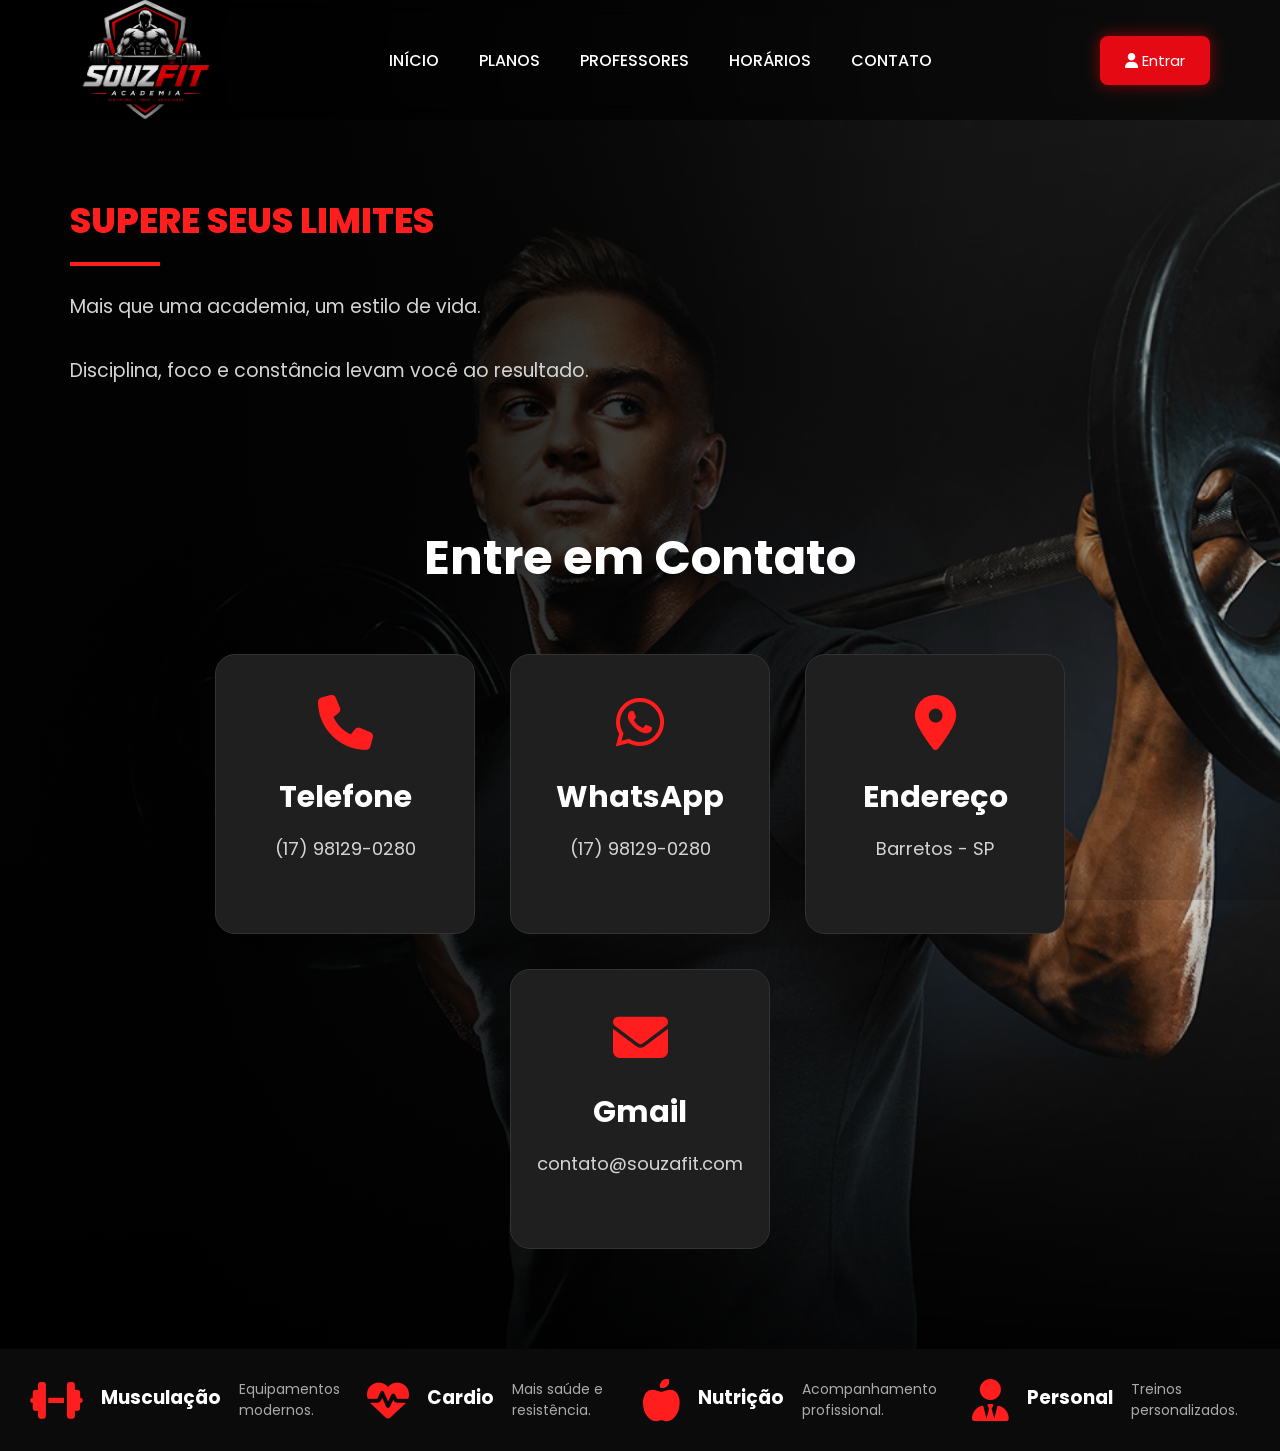
<file: Academia.souzfit/contato.html>
<!DOCTYPE html>
<html lang="pt-br">
  <head>
    <meta charset="UTF-8" />

    <meta name="viewport" content="width=device-width, initial-scale=1.0" />

    <title>SouzFit Academia</title>

    <link rel="stylesheet" href="Cores.css" />

    <link
      href="https://fonts.googleapis.com/css2?family=Poppins:wght@300;400;600;700;800&display=swap"
      rel="stylesheet"
    />

    <link
      rel="stylesheet"
      href="https://cdnjs.cloudflare.com/ajax/libs/font-awesome/6.6.0/css/all.min.css"
    />
  </head>

  <body>
    <div class="overlay"></div>

    <header class="cabecalho">
      <img src="logo.png" class="logo" />

      <nav>
        <a href="index.html">INÍCIO</a>

        <a href="planos.html">PLANOS</a>

        <a href="professores.html">PROFESSORES</a>

        <a href="horarios.html">HORÁRIOS</a>

        <a href="contato.html">CONTATO</a>
      </nav>

      <button class="btnTopo">
        <i class="fa-solid fa-user"></i>

        Entrar
      </button>
    </header>

    <section class="conteudo" id="inicio">
      <div class="texto">
        <h1>SUPERE SEUS LIMITES</h1>

        <div class="linha"></div>

        <p>
          Mais que uma academia, um estilo de vida.
          <br /><br />
          Disciplina, foco e constância levam você ao resultado.
        </p>

    </div>
    </section>

       <!-- ===========================
     CONTATO
=========================== -->

<section id="contato" class="secao">

  <h1>Entre em Contato</h1>

  <div class="cards-contato">

      <div class="card-contato">
          <i class="fa-solid fa-phone"></i>
          <h2>Telefone</h2>
          <p>(17) 98129-0280</p>
      </div>

      <div class="card-contato">
          <i class="fa-brands fa-whatsapp"></i>
          <h2>WhatsApp</h2>
          <p>(17) 98129-0280</p>
      </div>

      <div class="card-contato">
          <i class="fa-solid fa-location-dot"></i>
          <h2>Endereço</h2>
          <p>Barretos - SP</p>
      </div>

      <div class="card-contato">
          <i class="fa-solid fa-envelope"></i>
          <h2>Gmail</h2>
          <p>contato@souzafit.com</p>
      </div>

  </div>

</section>

          <!-- ===========================
     RODAPÉ
=========================== -->
        </div>
      </div>
    </section>
    <footer>
      <div class="item">
        <i class="fa-solid fa-dumbbell"></i>

        <h3>Musculação</h3>

        <p>Equipamentos modernos.</p>
      </div>

      <div class="item">
        <i class="fa-solid fa-heart-pulse"></i>

        <h3>Cardio</h3>

        <p>Mais saúde e resistência.</p>
      </div>

      <div class="item">
        <i class="fa-solid fa-apple-whole"></i>

        <h3>Nutrição</h3>

        <p>Acompanhamento profissional.</p>
      </div>

      <div class="item">
        <i class="fa-solid fa-user-tie"></i>

        <h3>Personal</h3>

        <p>Treinos personalizados.</p>
      </div>
    </footer>
  </body>
</html>
</file>
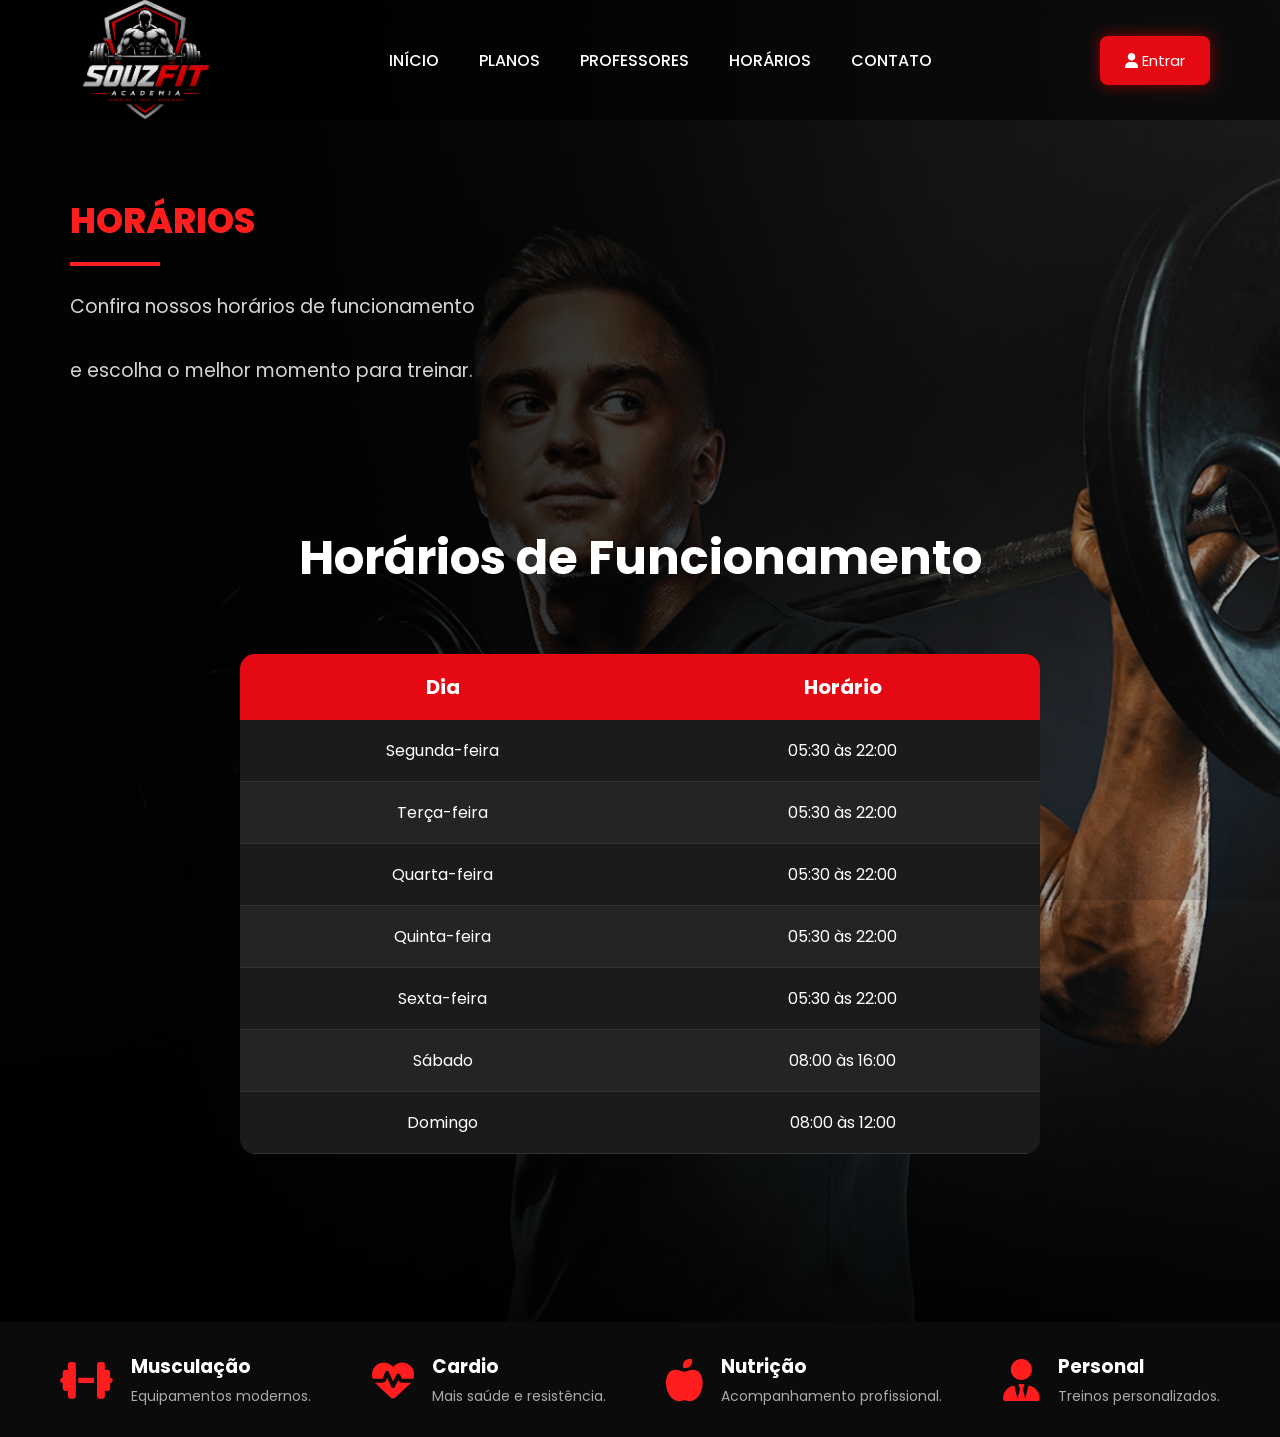
<file: Academia.souzfit/horarios.html>
<!DOCTYPE html>
<html lang="pt-br">

<head>

<meta charset="UTF-8">
<meta name="viewport" content="width=device-width, initial-scale=1.0">

<title>SouzFit Academia</title>

<link rel="stylesheet" href="Cores.css">

<link href="https://fonts.googleapis.com/css2?family=Poppins:wght@300;400;600;700;800&display=swap" rel="stylesheet">

<link rel="stylesheet"
href="https://cdnjs.cloudflare.com/ajax/libs/font-awesome/6.6.0/css/all.min.css">

</head>

<body>

<div class="overlay"></div>

<header class="cabecalho">

    <img src="logo.png" class="logo">

    <nav>
        <a href="index.html">INÍCIO</a>
        <a href="planos.html">PLANOS</a>
        <a href="professores.html">PROFESSORES</a>
        <a href="horarios.html">HORÁRIOS</a>
        <a href="contato.html">CONTATO</a>
    </nav>

    <button class="btnTopo">
        <i class="fa-solid fa-user"></i>
        Entrar
    </button>

</header>

<section class="conteudo">

    <div class="texto">

        <h1>HORÁRIOS</h1>

        <div class="linha"></div>

        <p>
            Confira nossos horários de funcionamento 
            <br><br>
            e escolha o melhor momento para treinar.
        </p>

    </div>

</section>

<!-- HORÁRIOS -->

<section id="horarios" class="secao">

  <h1>Horários de Funcionamento</h1>

  <table class="tabela">

      <thead>
          <tr>
              <th>Dia</th>
              <th>Horário</th>
          </tr>
      </thead>

      <tbody>
          <tr>
              <td>Segunda-feira</td>
              <td>05:30 às 22:00</td>
          </tr>

          <tr>
              <td>Terça-feira</td>
              <td>05:30 às 22:00</td>
          </tr>

          <tr>
              <td>Quarta-feira</td>
              <td>05:30 às 22:00</td>
          </tr>

          <tr>
              <td>Quinta-feira</td>
              <td>05:30 às 22:00</td>
          </tr>

          <tr>
              <td>Sexta-feira</td>
              <td>05:30 às 22:00</td>
          </tr>

          <tr>
              <td>Sábado</td>
              <td>08:00 às 16:00</td>
          </tr>

          <tr>
              <td>Domingo</td>
              <td>08:00 às 12:00</td>
          </tr>
      </tbody>

  </table>

</section>

<footer>

    <div class="item">

        <i class="fa-solid fa-dumbbell"></i>

        <div>
            <h3>Musculação</h3>
            <p>Equipamentos modernos.</p>
        </div>

    </div>

    <div class="item">

        <i class="fa-solid fa-heart-pulse"></i>

        <div>
            <h3>Cardio</h3>
            <p>Mais saúde e resistência.</p>
        </div>

    </div>

    <div class="item">

        <i class="fa-solid fa-apple-whole"></i>

        <div>
            <h3>Nutrição</h3>
            <p>Acompanhamento profissional.</p>
        </div>

    </div>

    <div class="item">

        <i class="fa-solid fa-user-tie"></i>

        <div>
            <h3>Personal</h3>
            <p>Treinos personalizados.</p>
        </div>

    </div>

</footer>

</body>
</html>
</file>
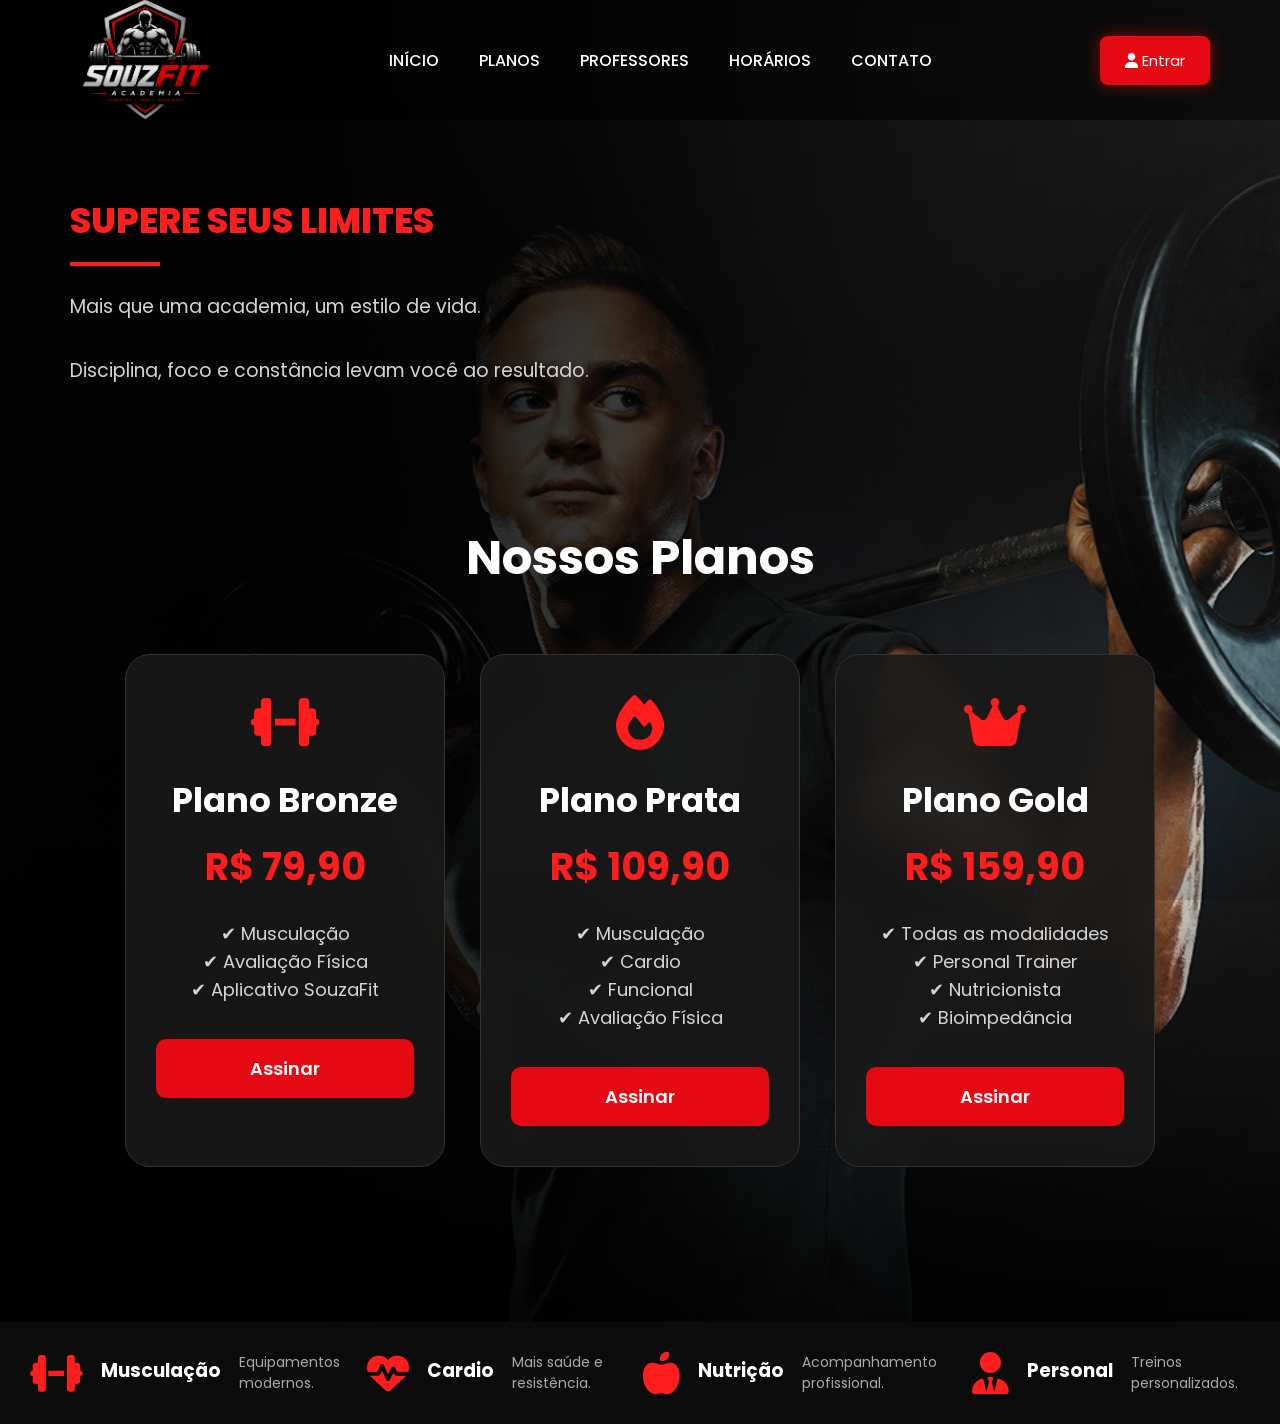
<file: Academia.souzfit/planos.html>
<!DOCTYPE html>
<html lang="pt-br">
  <head>
    <meta charset="UTF-8" />

    <meta name="viewport" content="width=device-width, initial-scale=1.0" />

    <title>SouzFit Academia</title>

    <link rel="stylesheet" href="Cores.css" />

    <link
      href="https://fonts.googleapis.com/css2?family=Poppins:wght@300;400;600;700;800&display=swap"
      rel="stylesheet"
    />

    <link
      rel="stylesheet"
      href="https://cdnjs.cloudflare.com/ajax/libs/font-awesome/6.6.0/css/all.min.css"
    />
  </head>

  <body>

    <div class="overlay"></div>

    <!-- CABEÇALHO -->
    <header class="cabecalho">

        <img src="logo.png" class="logo">

        <nav>
            <a href="index.html">INÍCIO</a>
            <a href="planos.html">PLANOS</a>
            <a href="professores.html">PROFESSORES</a>
            <a href="horarios.html">HORÁRIOS</a>
            <a href="contato.html">CONTATO</a>
        </nav>

        <button class="btnTopo">
            <i class="fa-solid fa-user"></i>
            Entrar
        </button>

    </header>

    <!-- BANNER -->
    <section class="conteudo">

        <div class="texto">

            <h1>SUPERE SEUS LIMITES</h1>

            <div class="linha"></div>

            <p>
                Mais que uma academia, um estilo de vida.
                <br><br>
                Disciplina, foco e constância levam você ao resultado.
            </p>

        </div>

    </section>

    <!-- PLANOS -->
    <section id="planos" class="secao">

        <h1>Nossos Planos</h1>

        <div class="cards">

            <div class="card bronze">

                <i class="fa-solid fa-dumbbell"></i>

                <h2>Plano Bronze</h2>

                <h3>R$ 79,90</h3>

                <p>✔ Musculação</p>
                <p>✔ Avaliação Física</p>
                <p>✔ Aplicativo SouzaFit</p>

                <button>Assinar</button>

            </div>

            <div class="card prata">

                <i class="fa-solid fa-fire"></i>

                <h2>Plano Prata</h2>

                <h3>R$ 109,90</h3>

                <p>✔ Musculação</p>
                <p>✔ Cardio</p>
                <p>✔ Funcional</p>
                <p>✔ Avaliação Física</p>

                <button>Assinar</button>

            </div>

            <div class="card gold">

                <i class="fa-solid fa-crown"></i>

                <h2>Plano Gold</h2>

                <h3>R$ 159,90</h3>

                <p>✔ Todas as modalidades</p>
                <p>✔ Personal Trainer</p>
                <p>✔ Nutricionista</p>
                <p>✔ Bioimpedância</p>

                <button>Assinar</button>

            </div>

        </div>

    </section>

    <!-- RODAPÉ -->

    <footer>

        <div class="item">
            <i class="fa-solid fa-dumbbell"></i>
            <h3>Musculação</h3>
            <p>Equipamentos modernos.</p>
        </div>

        <div class="item">
            <i class="fa-solid fa-heart-pulse"></i>
            <h3>Cardio</h3>
            <p>Mais saúde e resistência.</p>
        </div>

        <div class="item">
            <i class="fa-solid fa-apple-whole"></i>
            <h3>Nutrição</h3>
            <p>Acompanhamento profissional.</p>
        </div>

        <div class="item">
            <i class="fa-solid fa-user-tie"></i>
            <h3>Personal</h3>
            <p>Treinos personalizados.</p>
        </div>

    </footer>

</body>
</html>
</file>
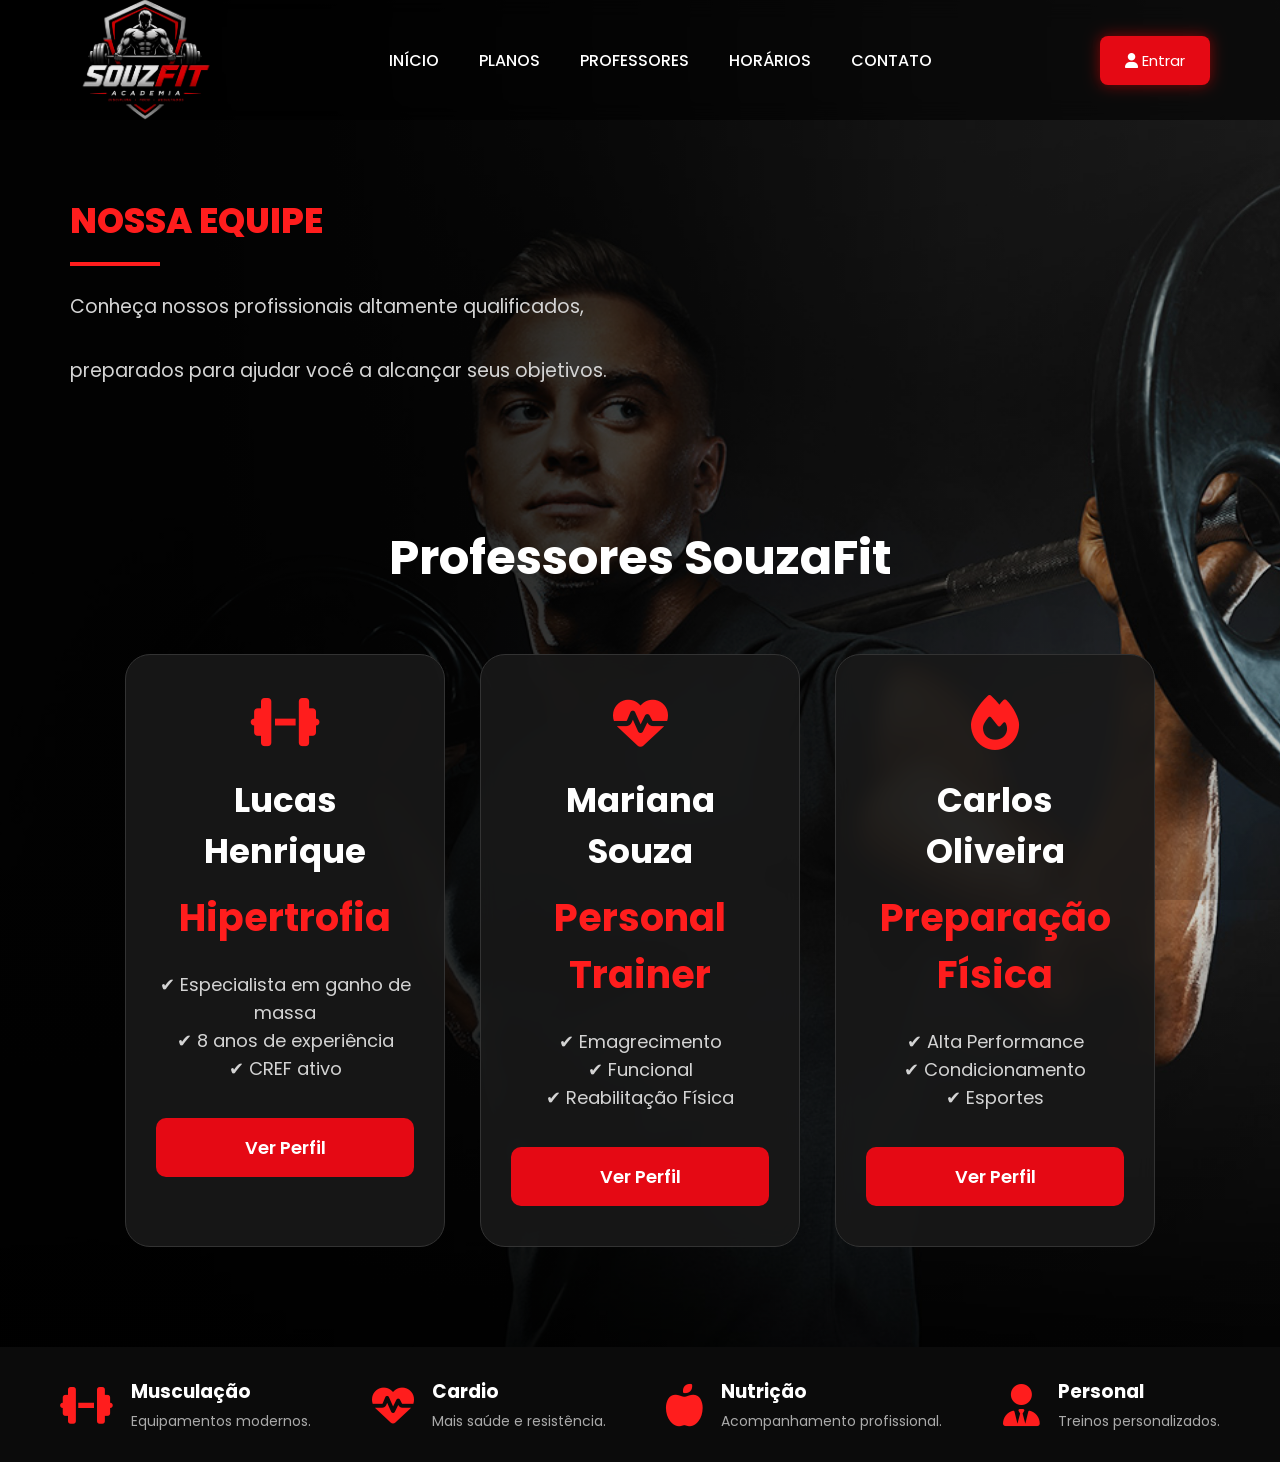
<file: Academia.souzfit/professores.html>
<!DOCTYPE html>
<html lang="pt-br">

<head>

<meta charset="UTF-8">
<meta name="viewport" content="width=device-width, initial-scale=1.0">

<title>SouzFit Academia</title>

<link rel="stylesheet" href="Cores.css">

<link href="https://fonts.googleapis.com/css2?family=Poppins:wght@300;400;600;700;800&display=swap" rel="stylesheet">

<link rel="stylesheet"
href="https://cdnjs.cloudflare.com/ajax/libs/font-awesome/6.6.0/css/all.min.css">

</head>

<body>

<div class="overlay"></div>

<header class="cabecalho">

    <img src="logo.png" class="logo">

    <nav>
        <a href="index.html">INÍCIO</a>
        <a href="planos.html">PLANOS</a>
        <a href="professores.html">PROFESSORES</a>
        <a href="horarios.html">HORÁRIOS</a>
        <a href="contato.html">CONTATO</a>
    </nav>

    <button class="btnTopo">
        <i class="fa-solid fa-user"></i>
        Entrar
    </button>

</header>

<section class="conteudo">

    <div class="texto">

        <h1>NOSSA EQUIPE</h1>

        <div class="linha"></div>

        <p>
            Conheça nossos profissionais altamente qualificados,
            <br><br>
            preparados para ajudar você a alcançar seus objetivos.
        </p>

    </div>

</section>

<!-- PROFESSORES -->

<section id="professores" class="secao">

    <h1>Professores SouzaFit</h1>

    <div class="cards">

        <div class="card">

            <i class="fa-solid fa-dumbbell"></i>

            <h2>Lucas Henrique</h2>

            <h3>Hipertrofia</h3>

            <p>✔ Especialista em ganho de massa</p>
            <p>✔ 8 anos de experiência</p>
            <p>✔ CREF ativo</p>

            <button>Ver Perfil</button>

        </div>

        <div class="card">

            <i class="fa-solid fa-heart-pulse"></i>

            <h2>Mariana Souza</h2>

            <h3>Personal Trainer</h3>

            <p>✔ Emagrecimento</p>
            <p>✔ Funcional</p>
            <p>✔ Reabilitação Física</p>

            <button>Ver Perfil</button>

        </div>

        <div class="card">

            <i class="fa-solid fa-fire"></i>

            <h2>Carlos Oliveira</h2>

            <h3>Preparação Física</h3>

            <p>✔ Alta Performance</p>
            <p>✔ Condicionamento</p>
            <p>✔ Esportes</p>

            <button>Ver Perfil</button>

        </div>

    </div>

</section>

<footer>

    <div class="item">
        <i class="fa-solid fa-dumbbell"></i>
        <div>
            <h3>Musculação</h3>
            <p>Equipamentos modernos.</p>
        </div>
    </div>

    <div class="item">
        <i class="fa-solid fa-heart-pulse"></i>
        <div>
            <h3>Cardio</h3>
            <p>Mais saúde e resistência.</p>
        </div>
    </div>

    <div class="item">
        <i class="fa-solid fa-apple-whole"></i>
        <div>
            <h3>Nutrição</h3>
            <p>Acompanhamento profissional.</p>
        </div>
    </div>

    <div class="item">
        <i class="fa-solid fa-user-tie"></i>
        <div>
            <h3>Personal</h3>
            <p>Treinos personalizados.</p>
        </div>
    </div>

</footer>

</body>
</html>
</file>
<file: Academia.souzfit/Cores.css>
/* ===========================
   VARIÁVEIS E CONFIGURAÇÕES
=========================== */
:root {
    --primary: #ff1d1d;
    --primary-dark: #e50914;
    --primary-hover: #b80000;
    --bg-dark: #0b0b0b;
    --bg-card: rgba(25, 25, 25, 0.9);
    --border-color: rgba(255, 255, 255, 0.1);
    --text-main: #ffffff;
    --text-muted: #d4d4d4;
    --radius-sm: 8px;
    --radius-md: 10px;
    --radius-lg: 20px;
    --transition: 0.3s ease;
  }
  
  * {
    margin: 0;
    padding: 0;
    box-sizing: border-box;
    font-family: 'Poppins', sans-serif;
  }
  
  html {
    scroll-behavior: smooth;
  }
  
  body { 
    background: 
      linear-gradient(to right, 
        rgba(0,0,0,0.95) 15%, 
        rgba(0,0,0,0.75) 45%, 
        rgba(0,0,0,0.30) 75%, 
        rgba(0,0,0,0.10) 100%), 
      url("fundo.jpg") center/cover no-repeat;
    min-height: 100vh;
    color: var(--text-main);
    overflow-x: hidden;
  }
  
  .overlay {
    position: fixed;
    inset: 0;
    background: rgba(0, 0, 0, 0.15);
    z-index: -1;
  }
  
  /* ===========================
     CABEÇALHO & NAVEGAÇÃO
  =========================== */
  .cabecalho {
    width: 100%;
    height: 120px;
    display: flex;
    justify-content: space-between;
    align-items: center;
    padding: 0 70px;
    position: sticky;
    top: 0;
    backdrop-filter: blur(10px);
    background: rgba(0, 0, 0, 0.55);
    z-index: 999;
  }
  
  .logo {
    width: 150px;
    height: auto;
  }
  
  nav {
    display: flex;
    gap: 40px;
  }
  
  nav a {
    text-decoration: none;
    color: var(--text-main);
    font-weight: 500;
    transition: var(--transition);
  }
  
  nav a:hover,
  .cadastro a,
  .opcoes a {
    color: var(--primary);
  }
  
  .btnTopo,
  .entrar,
  .card button {
    background: var(--primary-dark);
    color: var(--text-main);
    border: none;
    border-radius: var(--radius-sm);
    cursor: pointer;
    transition: var(--transition);
  }
  
  .btnTopo {
    padding: 13px 25px;
    font-size: 15px;
    box-shadow: 0 0 15px rgba(255, 0, 0, 0.5);
  }
  
  .btnTopo:hover {
    background: var(--primary-hover);
    transform: translateY(-3px);
    box-shadow: 0 0 30px rgba(255, 0, 0, 0.8);
  }
  
  /* ===========================
     CONTEÚDO E LOGIN
  =========================== */
  .conteudo {
    display: flex;
    align-items: center;
    padding-left: 70px;
    gap: 40px;
    margin-top: 80px;
  }
  
  .texto {
    animation: aparecer 1.2s;
  }
  
  .texto h1 {
    font-size: 35px;
    color: var(--primary);
    line-height: 1.2;
    margin-bottom: 20px;
    font-weight: 800;
  }
  
  .linha {
    width: 90px;
    height: 4px;
    background: var(--primary);
    margin-bottom: 25px;
  }
  
  .texto p {
    font-size: 19px;
    color: var(--text-muted);
    margin-bottom: 35px;
    line-height: 32px;
  }
  
  .login {
    width: 430px;
    background: rgba(20, 20, 20, 0.8);
    backdrop-filter: blur(15px);
    border: 1px solid var(--border-color);
    border-radius: var(--radius-lg);
    padding: 35px;
    box-shadow: 0 0 40px rgba(0, 0, 0, 0.7);
    animation: aparecer 1.5s;
    transition: var(--transition);
  }
  
  .login:hover {
    transform: translateY(-5px);
  }
  
  .login h3 {
    font-size: 30px;
    margin-bottom: 25px;
  }
  
  .login span,
  .card h3,
  .card i,
  .card-contato i,
  .campo i,
  .item i {
    color: var(--primary);
  }
  
  .campo {
    display: flex;
    align-items: center;
    background: #222;
    border: 1px solid #444;
    border-radius: var(--radius-md);
    margin-bottom: 18px;
    padding: 15px;
    transition: var(--transition);
  }
  
  .campo:hover,
  .campo:focus-within {
    border-color: var(--primary);
  }
  
  .campo i {
    font-size: 18px;
    margin-right: 15px;
  }
  
  .campo input {
    width: 100%;
    background: none;
    border: none;
    color: var(--text-main);
    outline: none;
    font-size: 16px;
  }
  
  .campo input::placeholder {
    color: #bdbdbd;
  }
  
  .opcoes {
    display: flex;
    justify-content: space-between;
    margin-bottom: 25px;
    font-size: 14px;
  }
  
  .opcoes a,
  .cadastro a {
    text-decoration: none;
  }
  
  .entrar {
    width: 100%;
    padding: 16px;
    border-radius: var(--radius-md);
    font-size: 17px;
  }
  
  .entrar:hover {
    background: #c10000;
    transform: scale(1.02);
  }
  
  .divisor {
    display: flex;
    justify-content: center;
    align-items: center;
    margin: 22px 0;
    color: #aaa;
  }
  
  .divisor::before,
  .divisor::after {
    content: "";
    width: 40%;
    height: 1px;
    background: #555;
  }
  
  .divisor span {
    margin: 0 15px;
  }
  
  .google {
    width: 100%;
    background: transparent;
    color: var(--text-main);
    border: 1px solid #666;
    padding: 15px;
    border-radius: var(--radius-md);
    cursor: pointer;
    transition: var(--transition);
  }
  
  .google:hover {
    background: var(--text-main);
    color: #000;
  }
  
  .cadastro {
    margin-top: 25px;
    text-align: center;
  }
  
  .cadastro a {
    font-weight: 700;
  }
  
  /* ===========================
     SEÇÕES E CARDS
  =========================== */
  .secao, #planos, #contato {
    width: 100%;
    min-height: 100vh;
    padding: 100px 70px;
  }
  
  .secao h1, #planos h1, #contato h1 {
    text-align: center;
    color: var(--text-main);
    font-size: 48px;
    margin-bottom: 60px;
  }
  
  .cards, .cards-contato {
    width: 100%;
    max-width: 1200px;
    margin: 0 auto;
    display: flex;
    justify-content: center;
    align-items: stretch;
    gap: 35px;
    flex-wrap: wrap;
  }
  
  .card, .card-contato {
    border: 1px solid #333;
    border-radius: 25px;
    text-align: center;
    transition: 0.4s;
  }
  
  .card {
    width: 320px;
    min-height: 480px;
    padding: 40px 30px;
    background: var(--bg-card);
    backdrop-filter: blur(10px);
    animation: aparecer 1.4s;
  }
  
  .card-contato {
    width: 260px;
    min-height: 280px;
    background: #1f1f1f;
    border-radius: var(--radius-lg);
    padding: 40px 25px;
  }
  
  .card:hover, .card-contato:hover {
    transform: translateY(-10px);
    border-color: var(--primary);
    box-shadow: 0 0 25px rgba(255, 0, 0, 0.35);
  }
  
  .card i, .card-contato i {
    font-size: 55px;
    margin-bottom: 25px;
  }
  
  .card h2 { font-size: 34px; margin-bottom: 12px; }
  .card h3 { font-size: 38px; margin-bottom: 25px; }
  
  .card p, .card-contato p {
    font-size: 18px;
    color: var(--text-muted);
    line-height: 28px;
  }
  
  .card-contato h2 {
    color: var(--text-main);
    font-size: 30px;
    margin-bottom: 15px;
  }
  
  .card button {
    width: 100%;
    margin-top: 35px;
    padding: 16px;
    border-radius: var(--radius-md);
    font-size: 18px;
    font-weight: 600;
  }
  
  .card button:hover {
    background: #c40000;
  }
  
  /* ===========================
     TABELA
  =========================== */
  #horarios .tabela {
    width: 90%;
    max-width: 800px;
    margin: 40px auto;
    border-collapse: collapse;
    background: #1b1b1b;
    border-radius: 15px;
    overflow: hidden;
  }
  
  .tabela th {
    background: var(--primary-dark);
    color: var(--text-main);
    padding: 18px;
    font-size: 20px;
  }
  
  .tabela td {
    padding: 18px;
    text-align: center;
    border-bottom: 1px solid #333;
  }
  
  .tabela tr:nth-child(even) { background: #242424; }
  .tabela tr:hover { background: #333; }
  
  /* ===========================
     RODAPÉ
  =========================== */
  footer {
    width: 100%;
    padding: 30px;
    background: var(--bg-dark);
    display: flex;
    justify-content: space-around;
    align-items: center;
  }
  
  .item {
    display: flex;
    align-items: center;
    gap: 18px;
    transition: var(--transition);
  }
  
  .item:hover {
    transform: scale(1.05);
  }
  
  .item i {
    font-size: 42px;
    transition: var(--transition);
  }
  
  .item:hover i {
    color: var(--text-main);
  }
  
  .item h3 { margin-bottom: 5px; }
  .item p { color: #aaa; font-size: 14px; }
  
  /* ===========================
     ANIMAÇÕES
  =========================== */
  @keyframes aparecer {
    from {
      opacity: 0;
      transform: translateY(40px);
    }
    to {
      opacity: 1;
      transform: translateY(0);
    }
  }
  
  /* ===========================
     RESPONSIVIDADE
  =========================== */
  @media (max-width: 1100px) {
    nav { display: none; }
    .conteudo {
      justify-content: center;
      padding: 40px;
      flex-direction: column;
    }
    .texto {
      width: 100%;
      max-width: 500px;
    }
    .texto h1 { font-size: 40px; }
    footer {
      flex-wrap: wrap;
      height: auto;
      gap: 25px;
    }
  }
  
  @media (max-width: 900px) {
    .cards {
      flex-direction: column;
      align-items: center;
    }
    .card, .tabela, .texto, .login {
      width: 100%;
    }
  }
  
  @media (max-width: 700px) {
    .cabecalho {
      flex-direction: column;
      height: auto;
      padding: 20px;
    }
    nav {
      display: flex;
      flex-wrap: wrap;
      justify-content: center;
      gap: 20px;
      margin-top: 20px;
    }
    .btnTopo { display: none; }
    .secao, #planos, #contato { padding: 70px 20px; }
    .secao h1, #planos h1, #contato h1 { font-size: 34px; }
  }
</file>
